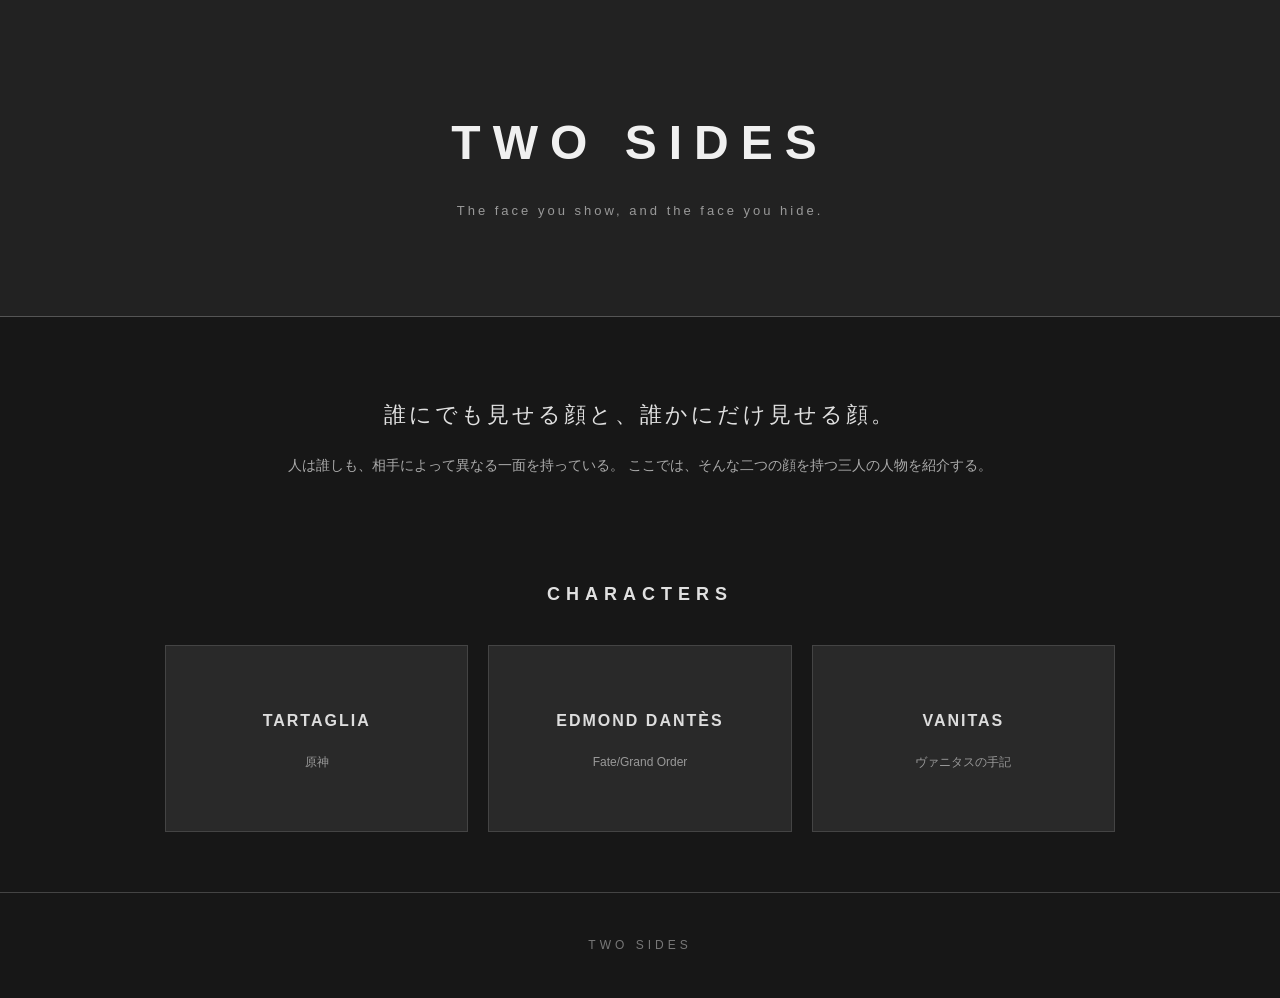
<file: index.html>
<!DOCTYPE html>
<html lang="ja">
<head>
    <meta charset="UTF-8">
    <meta name="viewport" content="width=device-width, initial-scale=1.0">
    <title>TWO SIDES</title>
    <link rel="stylesheet" href="style.css">
</head>
<body>

    <header>
        <h1>TWO SIDES</h1>
        <p>The face you show, and the face you hide.</p>
    </header>

    <main>
        <section class="intro">
            <h2>誰にでも見せる顔と、誰かにだけ見せる顔。</h2>
            <p>
                人は誰しも、相手によって異なる一面を持っている。
                ここでは、そんな二つの顔を持つ三人の人物を紹介する。
            </p>
        </section>

        <section class="characters">
            <h2>CHARACTERS</h2>

            <div class="character-list">
                <a href="tartaglia.html" class="character-card">
                    <h3>TARTAGLIA</h3>
                    <p>原神</p>
                </a>

                <a href="edmond.html" class="character-card">
                    <h3>EDMOND DANTÈS</h3>
                    <p>Fate/Grand Order</p>
                </a>

                <a href="vanitas.html" class="character-card">
                    <h3>VANITAS</h3>
                    <p>ヴァニタスの手記</p>
                </a>
            </div>
        </section>
    </main>

    <footer>
        <p>TWO SIDES</p>
    </footer>

    <script src="script.js"></script>
</body>
</html>
</file>
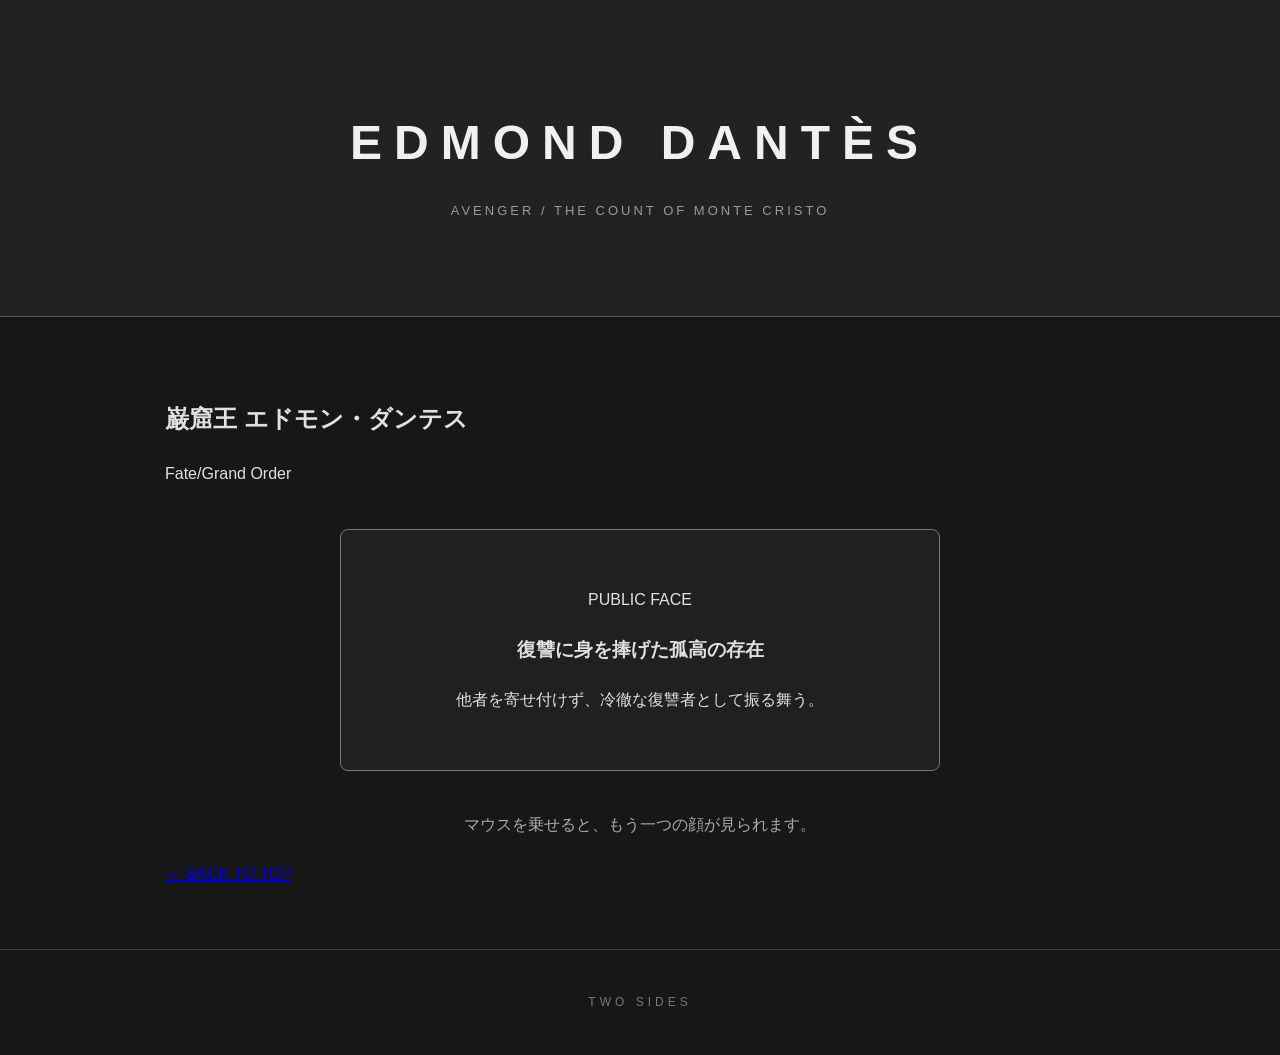
<file: edmond.html>
<!DOCTYPE html>
<html lang="ja">
<head>
    <meta charset="UTF-8">
    <meta name="viewport" content="width=device-width, initial-scale=1.0">
    <title>EDMOND DANTÈS | TWO SIDES</title>
    <link rel="stylesheet" href="style.css">
</head>
<body>

    <header>
        <h1>EDMOND DANTÈS</h1>
        <p>AVENGER / THE COUNT OF MONTE CRISTO</p>
    </header>

    <main>
        <section class="character-profile">
            <h2>巌窟王 エドモン・ダンテス</h2>
            <p>Fate/Grand Order</p>

            
<div class="face-card" id="faceCard"
    data-public-title="復讐に身を捧げた孤高の存在"
    data-public-description="他者を寄せ付けず、冷徹な復讐者として振る舞う。"
    data-private-title="信頼する者を見守る存在"
    data-private-description="心を許した相手には静かに寄り添い、危機から守ろうとする。">

                <div class="face-text">
                    <p class="face-label" id="faceLabel">PUBLIC FACE</p>
                    <h3 id="faceTitle">復讐に身を捧げた孤高の存在</h3>
                    <p id="faceDescription">
                        他者を寄せ付けず、冷徹な復讐者として振る舞う。
                    </p>
                </div>
               
            </div>
             <p class="hover-guide">マウスを乗せると、もう一つの顔が見られます。</p>
        </section>

        <a href="index.html" class="back-link">← BACK TO TOP</a>
    </main>

    <footer>
        <p>TWO SIDES</p>
    </footer>

    <script src="script.js"></script>
</body>
</html>
</file>
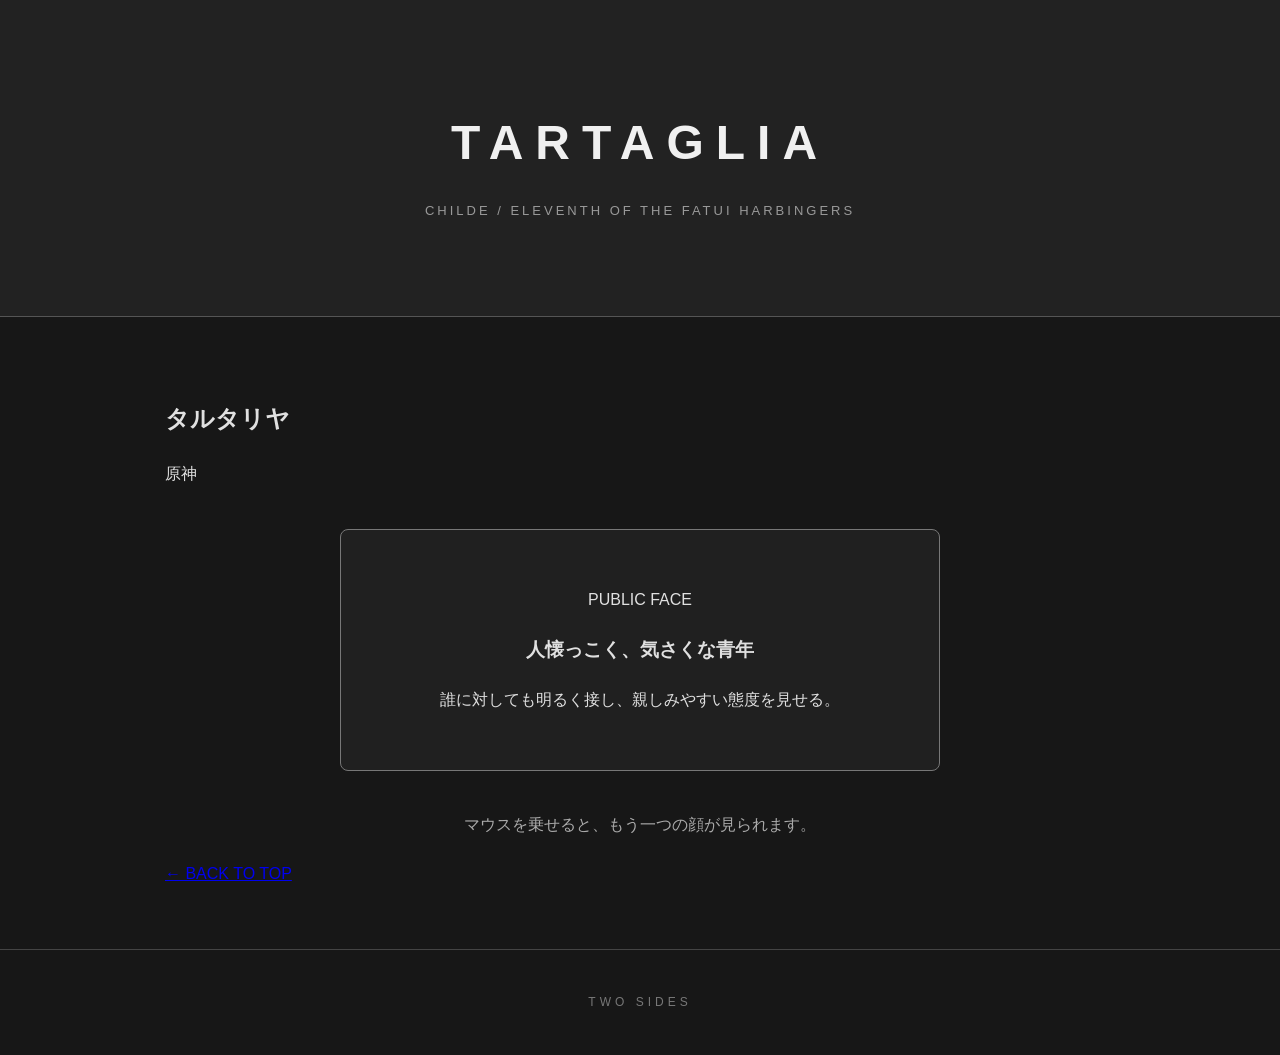
<file: tartaglia.html>
<!DOCTYPE html>
<html lang="ja">
<head>
    <meta charset="UTF-8">
    <meta name="viewport" content="width=device-width, initial-scale=1.0">
    <title>TARTAGLIA | TWO SIDES</title>
    <link rel="stylesheet" href="style.css">
</head>
<body>

    <header>
        <h1>TARTAGLIA</h1>
        <p>CHILDE / ELEVENTH OF THE FATUI HARBINGERS</p>
    </header>

    <main>
        <section class="character-profile">
            <h2>タルタリヤ</h2>
            <p>原神</p>

            
<div class="face-card" id="faceCard"
    data-public-title="人懐っこく、気さくな青年"
    data-public-description="誰に対しても明るく接し、親しみやすい態度を見せる。"
    data-private-title="家族思いで、素直な青年"
    data-private-description="弟や妹を大切にし、家族の前ではファデュイ執行官とは違う一面を見せる。">

                <div class="face-text">
                    <p class="face-label" id="faceLabel">PUBLIC FACE</p>
                    <h3 id="faceTitle">人懐っこく、気さくな青年</h3>
                    <p id="faceDescription">
                        誰に対しても明るく接し、親しみやすい態度を見せる。
                    </p>
                </div>
               
            </div>
             <p class="hover-guide">マウスを乗せると、もう一つの顔が見られます。</p>
        </section>

        <a href="index.html" class="back-link">← BACK TO TOP</a>
    </main>

    <footer>
        <p>TWO SIDES</p>
    </footer>

    <script src="script.js"></script>
</body>
</html>
</file>
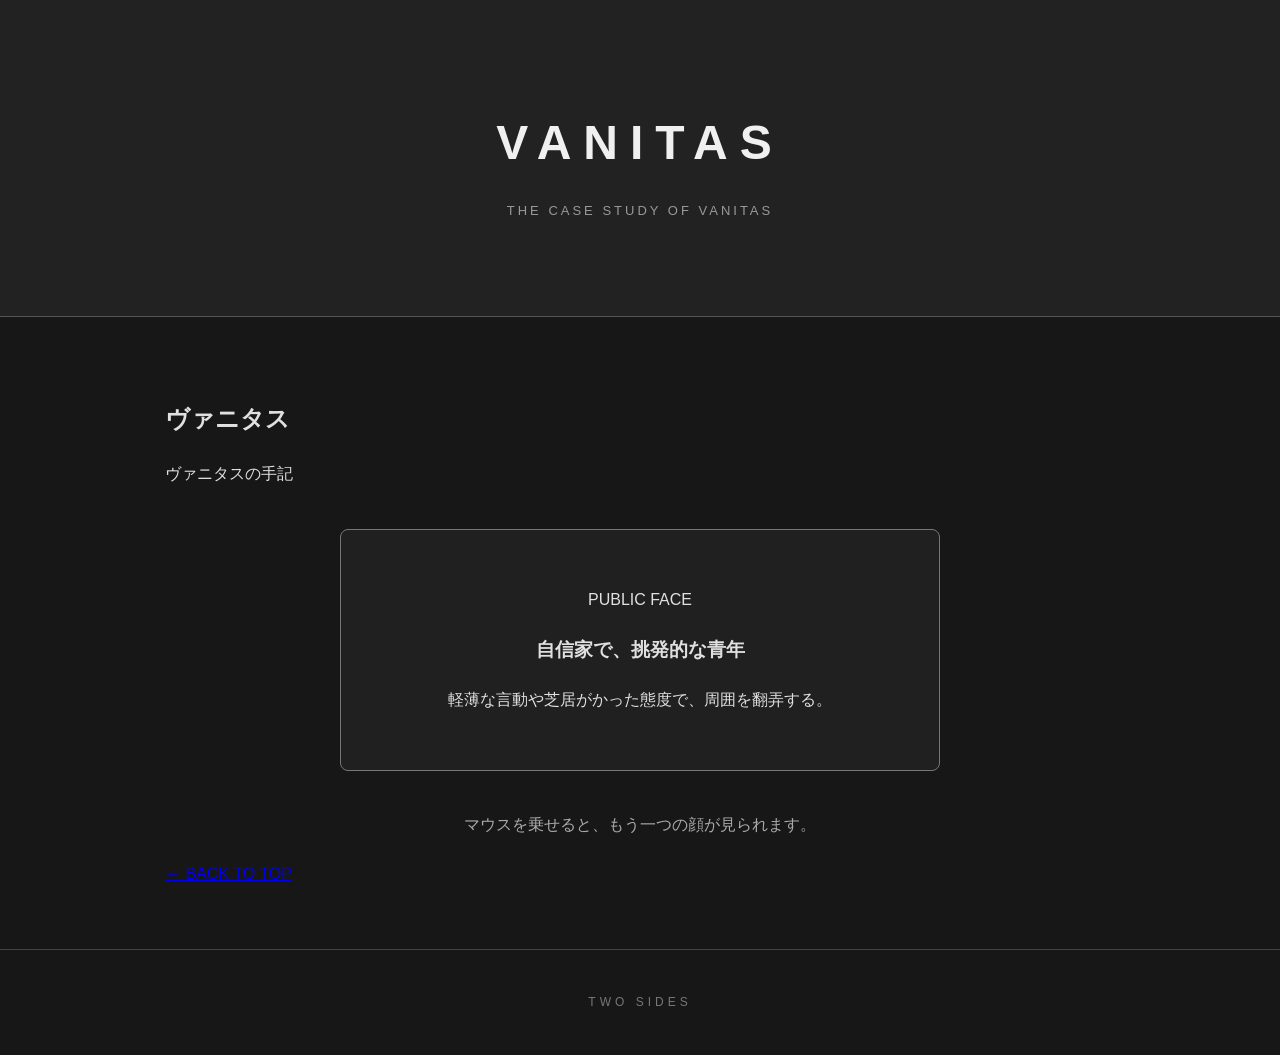
<file: vanitas.html>
<!DOCTYPE html>
<html lang="ja">
<head>
    <meta charset="UTF-8">
    <meta name="viewport" content="width=device-width, initial-scale=1.0">
    <title>VANITAS | TWO SIDES</title>
    <link rel="stylesheet" href="style.css">
</head>
<body>

    <header>
        <h1>VANITAS</h1>
        <p>THE CASE STUDY OF VANITAS</p>
    </header>

    <main>
        <section class="character-profile">
            <h2>ヴァニタス</h2>
            <p>ヴァニタスの手記</p>

            <div class="face-card" id="faceCard"
                data-public-title="自信家で、挑発的な青年"
                data-public-description="軽薄な言動や芝居がかった態度で、周囲を翻弄する。"
                data-private-title="不器用で、孤独を抱えた青年"
                data-private-description="他者との関係に揺れながらも、自分なりの方法で相手と向き合おうとする。">

                <div class="face-text">
                    <p class="face-label" id="faceLabel">PUBLIC FACE</p>
                    <h3 id="faceTitle">自信家で、挑発的な青年</h3>
                    <p id="faceDescription">
                        軽薄な言動や芝居がかった態度で、周囲を翻弄する。
                    </p>
                </div>

            
            </div>
             <p class="hover-guide">マウスを乗せると、もう一つの顔が見られます。</p>
        </section>

        <a href="index.html" class="back-link">← BACK TO TOP</a>
    </main>

    <footer>
        <p>TWO SIDES</p>
    </footer>

    <script src="script.js"></script>
</body>
</html>
</file>
<file: style.css>
/* ページ全体の基本設定 */
* {
    box-sizing: border-box;
}

body {
    margin: 0;
    background-color: #171717;
    color: #e0e0e0;
    font-family: "Yu Gothic", "Meiryo", sans-serif;
    line-height: 1.8;
}

/* ヘッダー */
header {
    text-align: center;
    padding: 100px 20px 80px;
    background-color: #222222;
    border-bottom: 1px solid #555555;
}

header h1 {
    font-size: 48px;
    letter-spacing: 12px;
    margin: 0;
    color: #f0f0f0;
}

header p {
    color: #999999;
    letter-spacing: 3px;
    font-size: 13px;
}

/* メインコンテンツ */
main {
    max-width: 1000px;
    margin: 0 auto;
    padding: 60px 25px;
}

.intro {
    text-align: center;
    margin-bottom: 100px;
}

.intro h2 {
    font-size: 22px;
    font-weight: normal;
    letter-spacing: 3px;
}

.intro p {
    color: #aaaaaa;
    font-size: 14px;
}

/* キャラクター一覧 */
.characters h2 {
    text-align: center;
    letter-spacing: 6px;
    font-size: 18px;
    margin-bottom: 35px;
}

.character-list {
    display: flex;
    gap: 20px;
    justify-content: center;
}

.character-card {
    flex: 1;
    min-width: 0;
    padding: 45px 15px;
    text-align: center;
    text-decoration: none;
    color: #dddddd;
    background-color: #292929;
    border: 1px solid #444444;
    transition: 0.3s;
}

.character-card:hover {
    background-color: #444444;
    border-color: #aaaaaa;
    transform: translateY(-5px);
}

.character-card h3 {
    font-size: 16px;
    letter-spacing: 2px;
}

.character-card p {
    font-size: 12px;
    color: #999999;
}

/* フッター */
footer {
    text-align: center;
    padding: 30px;
    color: #777777;
    border-top: 1px solid #444444;
    font-size: 12px;
    letter-spacing: 4px;
}

/* スマートフォン向け */
@media (max-width: 650px) {
    .character-list {
        flex-direction: column;
    }

    header h1 {
        font-size: 34px;
        letter-spacing: 7px;
    }
}

/* キャラクターの紹介カード */
#faceCard {
    border: 1px solid #777;
    border-radius: 8px;
    padding: 40px;
    margin: 40px auto;
    max-width: 600px;
    background-color: #202020;
    text-align: center;
    transition: 0.3s;
}

/* マウスを乗せたとき */
#faceCard:hover {
    border-color: #ddd;
    background-color: #292929;
}
/* ホバー操作の説明文 */
.hover-guide {
    text-align: center;
    margin: 20px auto;
    color: #aaa;
}
</file>
